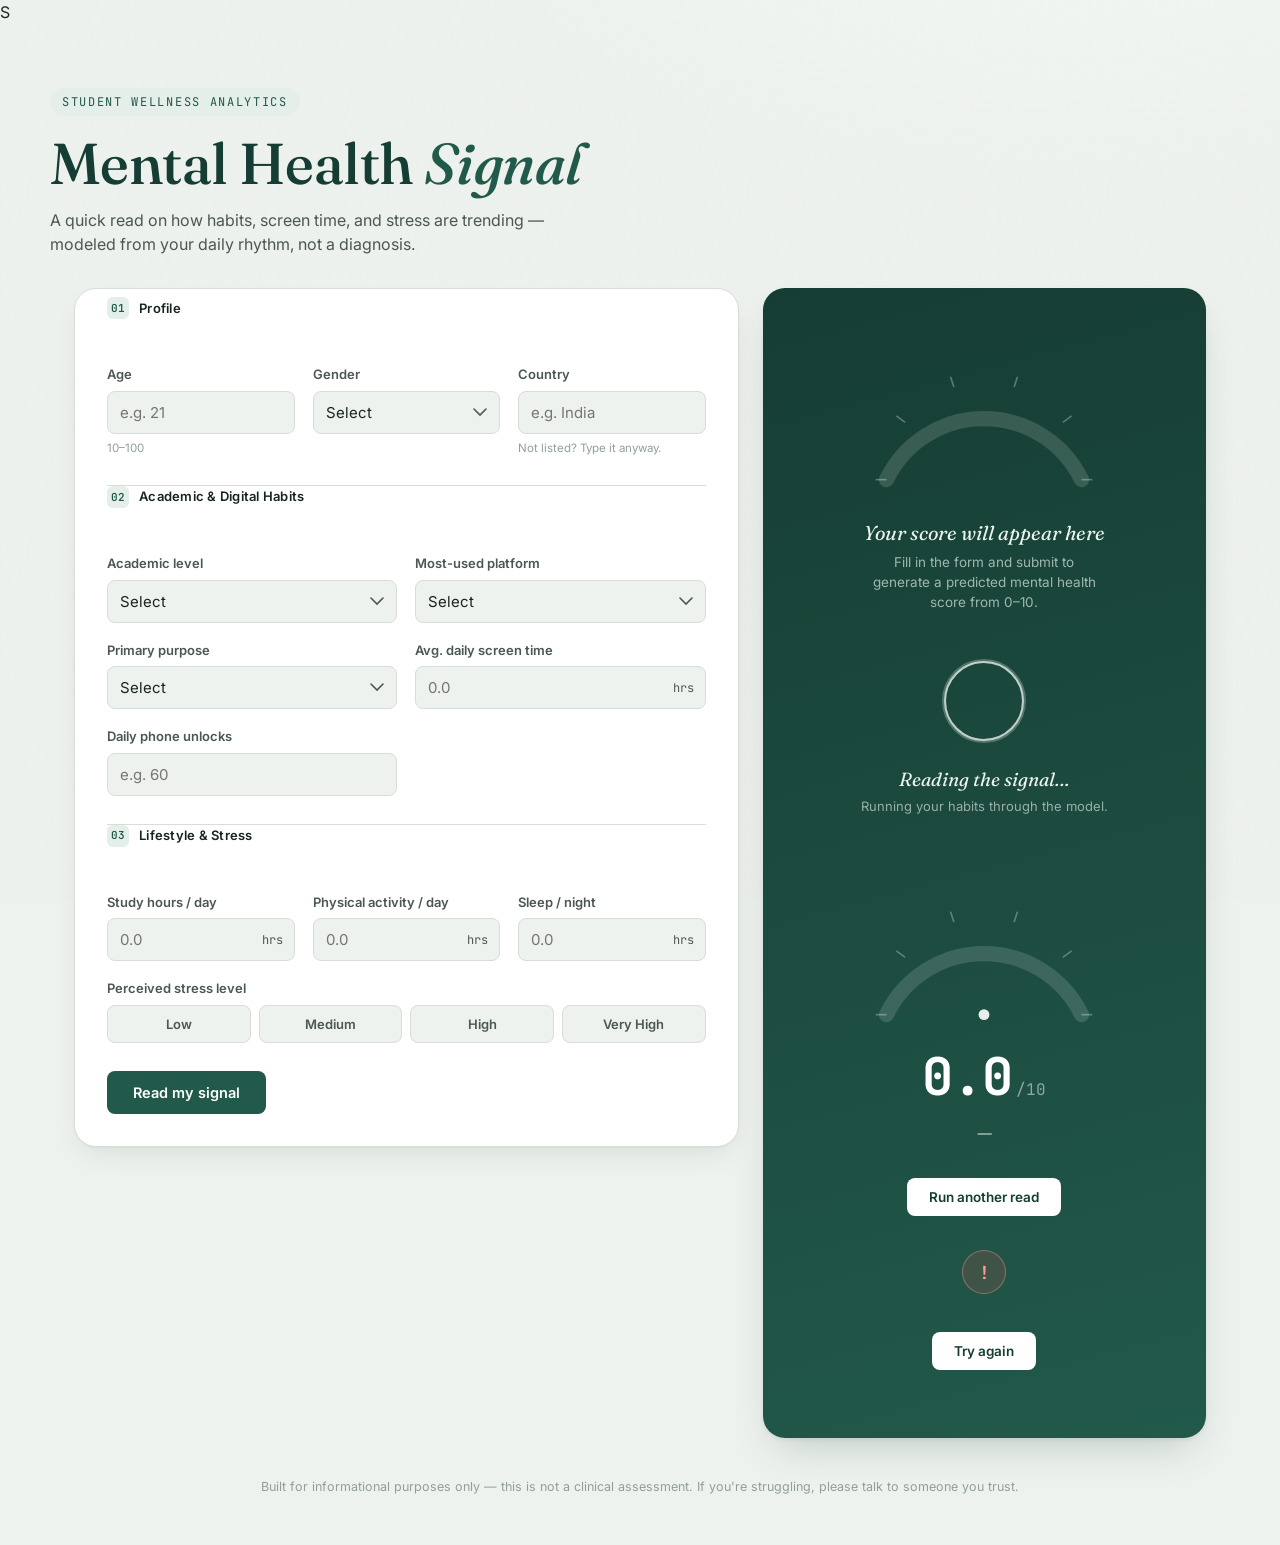
<file: index.html>
<!DOCTYPE html>
<html lang="en">
<head>
<meta charset="UTF-8" />
<meta name="viewport" content="width=device-width, initial-scale=1.0" />
<title>Mental Health Signal — Student Wellness Analytics</title>
<link rel="preconnect" href="https://fonts.googleapis.com">
<link rel="preconnect" href="https://fonts.gstatic.com" crossorigin>
<link href="https://fonts.googleapis.com/css2?family=Fraunces:ital,opsz,wght@0,9..144,400;0,9..144,500;0,9..144,600;1,9..144,500&family=Inter:wght@400;500;600;700&family=JetBrains+Mono:wght@400;500;700&display=swap" rel="stylesheet">
<link rel="stylesheet" href="style.css" />
</head>S
<body>

<div class="noise-overlay" aria-hidden="true"></div>

<header class="site-header">
  <div class="header-inner">
    <span class="eyebrow">Student Wellness Analytics</span>
    <h1 class="title">Mental Health <em>Signal</em></h1>
    <p class="subtitle">A quick read on how habits, screen time, and stress are trending — modeled from your daily rhythm, not a diagnosis.</p>
  </div>
</header>

<main class="layout">

  <!-- FORM PANEL -->
  <section class="panel form-panel" aria-labelledby="form-heading">
    <form id="predict-form" novalidate>

      <fieldset class="group">
        <legend><span class="legend-index">01</span> Profile</legend>
        <div class="grid grid-3">
          <div class="field">
            <label for="age">Age</label>
            <input type="number" id="age" name="age" min="10" max="100" step="1" required placeholder="e.g. 21" />
            <span class="hint">10–100</span>
            <span class="error-msg" data-for="age"></span>
          </div>
          <div class="field">
            <label for="gender">Gender</label>
            <select id="gender" name="gender" required>
              <option value="" disabled selected hidden>Select</option>
              <option value="Male">Male</option>
              <option value="Female">Female</option>
            </select>
            <span class="error-msg" data-for="gender"></span>
          </div>
          <div class="field">
            <label for="country">Country</label>
            <input type="text" id="country" name="country" list="country-list" required placeholder="e.g. India" autocomplete="off" />
            <datalist id="country-list">
              <option value="India"></option>
              <option value="USA"></option>
              <option value="Canada"></option>
              <option value="Australia"></option>
              <option value="UK"></option>
              <option value="Germany"></option>
              <option value="Mexico"></option>
              <option value="Turkey"></option>
              <option value="France"></option>
            </datalist>
            <span class="hint">Not listed? Type it anyway.</span>
            <span class="error-msg" data-for="country"></span>
          </div>
        </div>
      </fieldset>

      <fieldset class="group">
        <legend><span class="legend-index">02</span> Academic &amp; Digital Habits</legend>
        <div class="grid grid-2">
          <div class="field">
            <label for="academic_level">Academic level</label>
            <select id="academic_level" name="academic_level" required>
              <option value="" disabled selected hidden>Select</option>
              <option value="High School">High School</option>
              <option value="Undergraduate">Undergraduate</option>
              <option value="Graduate">Graduate</option>
            </select>
            <span class="error-msg" data-for="academic_level"></span>
          </div>
          <div class="field">
            <label for="most_used_platform">Most-used platform</label>
            <select id="most_used_platform" name="most_used_platform" required>
              <option value="" disabled selected hidden>Select</option>
              <option value="Facebook">Facebook</option>
              <option value="Instagram">Instagram</option>
              <option value="Snapchat">Snapchat</option>
              <option value="Twitter">Twitter</option>
              <option value="YouTube">YouTube</option>
              <option value="TikTok">TikTok</option>
              <option value="LinkedIn">LinkedIn</option>
              <option value="LINE">LINE</option>
              <option value="KakaoTalk">KakaoTalk</option>
              <option value="VKontakte">VKontakte</option>
              <option value="WhatsApp">WhatsApp</option>
              <option value="WeChat">WeChat</option>
            </select>
            <span class="error-msg" data-for="most_used_platform"></span>
          </div>
          <div class="field">
            <label for="purpose_of_use">Primary purpose</label>
            <select id="purpose_of_use" name="purpose_of_use" required>
              <option value="" disabled selected hidden>Select</option>
              <option value="Networking">Networking</option>
              <option value="Education">Education</option>
              <option value="Entertainment">Entertainment</option>
              <option value="News">News</option>
            </select>
            <span class="error-msg" data-for="purpose_of_use"></span>
          </div>
          <div class="field">
            <label for="avg_daily_usage_hours">Avg. daily screen time</label>
            <div class="unit-input">
              <input type="number" id="avg_daily_usage_hours" name="avg_daily_usage_hours" min="0" max="24" step="0.1" required placeholder="0.0" />
              <span class="unit">hrs</span>
            </div>
            <span class="error-msg" data-for="avg_daily_usage_hours"></span>
          </div>
          <div class="field">
            <label for="daily_unlocks">Daily phone unlocks</label>
            <input type="number" id="daily_unlocks" name="daily_unlocks" min="0" step="1" required placeholder="e.g. 60" />
            <span class="error-msg" data-for="daily_unlocks"></span>
          </div>
        </div>
      </fieldset>

      <fieldset class="group">
        <legend><span class="legend-index">03</span> Lifestyle &amp; Stress</legend>
        <div class="grid grid-3">
          <div class="field">
            <label for="study_hours">Study hours / day</label>
            <div class="unit-input">
              <input type="number" id="study_hours" name="study_hours" min="0" max="24" step="0.1" required placeholder="0.0" />
              <span class="unit">hrs</span>
            </div>
            <span class="error-msg" data-for="study_hours"></span>
          </div>
          <div class="field">
            <label for="physical_activity_hours">Physical activity / day</label>
            <div class="unit-input">
              <input type="number" id="physical_activity_hours" name="physical_activity_hours" min="0" max="24" step="0.1" required placeholder="0.0" />
              <span class="unit">hrs</span>
            </div>
            <span class="error-msg" data-for="physical_activity_hours"></span>
          </div>
          <div class="field">
            <label for="sleep_hours_per_night">Sleep / night</label>
            <div class="unit-input">
              <input type="number" id="sleep_hours_per_night" name="sleep_hours_per_night" min="0" max="24" step="0.1" required placeholder="0.0" />
              <span class="unit">hrs</span>
            </div>
            <span class="error-msg" data-for="sleep_hours_per_night"></span>
          </div>
          <div class="field field-span">
            <label for="stress_level">Perceived stress level</label>
            <div class="segmented" id="stress_level_group" data-name="stress_level">
              <button type="button" class="seg-btn" data-value="Low">Low</button>
              <button type="button" class="seg-btn" data-value="Medium">Medium</button>
              <button type="button" class="seg-btn" data-value="High">High</button>
              <button type="button" class="seg-btn" data-value="Very High">Very High</button>
            </div>
            <input type="hidden" id="stress_level" name="stress_level" required />
            <span class="error-msg" data-for="stress_level"></span>
          </div>
        </div>
      </fieldset>

      <div class="form-footer">
        <button type="submit" class="submit-btn" id="submit-btn">
          <span class="btn-label">Read my signal</span>
          <span class="btn-spinner" aria-hidden="true"></span>
        </button>
      </div>
    </form>
  </section>

  <!-- RESULT PANEL -->
  <aside class="panel result-panel" aria-live="polite">
    <div class="result-inner" id="result-inner">

      <div class="state state-idle" id="state-idle">
        <svg class="gauge gauge-idle" viewBox="0 0 240 160" aria-hidden="true">
          <path class="gauge-track" d="M 30 140 A 100 100 0 0 1 210 140" />
          <g class="gauge-ticks"></g>
        </svg>
        <p class="idle-label">Your score will appear here</p>
        <p class="idle-copy">Fill in the form and submit to generate a predicted mental health score from 0–10.</p>
      </div>

      <div class="state state-loading" id="state-loading" hidden>
        <div class="pulse-ring"></div>
        <p class="loading-label">Reading the signal…</p>
        <p class="loading-copy">Running your habits through the model.</p>
      </div>

      <div class="state state-result" id="state-result" hidden>
        <svg class="gauge gauge-result" viewBox="0 0 240 160" aria-hidden="true">
          <defs>
            <linearGradient id="gaugeGradient" x1="0%" y1="0%" x2="100%" y2="0%">
              <stop offset="0%" stop-color="#D9534F"/>
              <stop offset="45%" stop-color="#E3B341"/>
              <stop offset="100%" stop-color="#4C9A78"/>
            </linearGradient>
          </defs>
          <path class="gauge-track" d="M 30 140 A 100 100 0 0 1 210 140" />
          <path class="gauge-fill" id="gauge-fill" d="M 30 140 A 100 100 0 0 1 210 140" />
          <g class="gauge-ticks"></g>
          <circle class="gauge-needle-hub" cx="120" cy="140" r="5" />
        </svg>
        <div class="score-readout">
          <span class="score-number" id="score-number">0.0</span>
          <span class="score-max">/10</span>
        </div>
        <p class="score-band" id="score-band">—</p>
        <p class="score-context" id="score-context"></p>
        <button type="button" class="reset-btn" id="reset-btn">Run another read</button>
      </div>

      <div class="state state-error" id="state-error" hidden>
        <div class="error-icon" aria-hidden="true">!</div>
        <p class="error-copy" id="error-copy"></p>
        <button type="button" class="reset-btn" id="error-retry-btn">Try again</button>
      </div>

    </div>
  </aside>

</main>

<footer class="site-footer">
  <p>Built for informational purposes only — this is not a clinical assessment. If you're struggling, please talk to someone you trust.</p>
</footer>

<script src="script.js"></script>
</body>
</html>
</file>
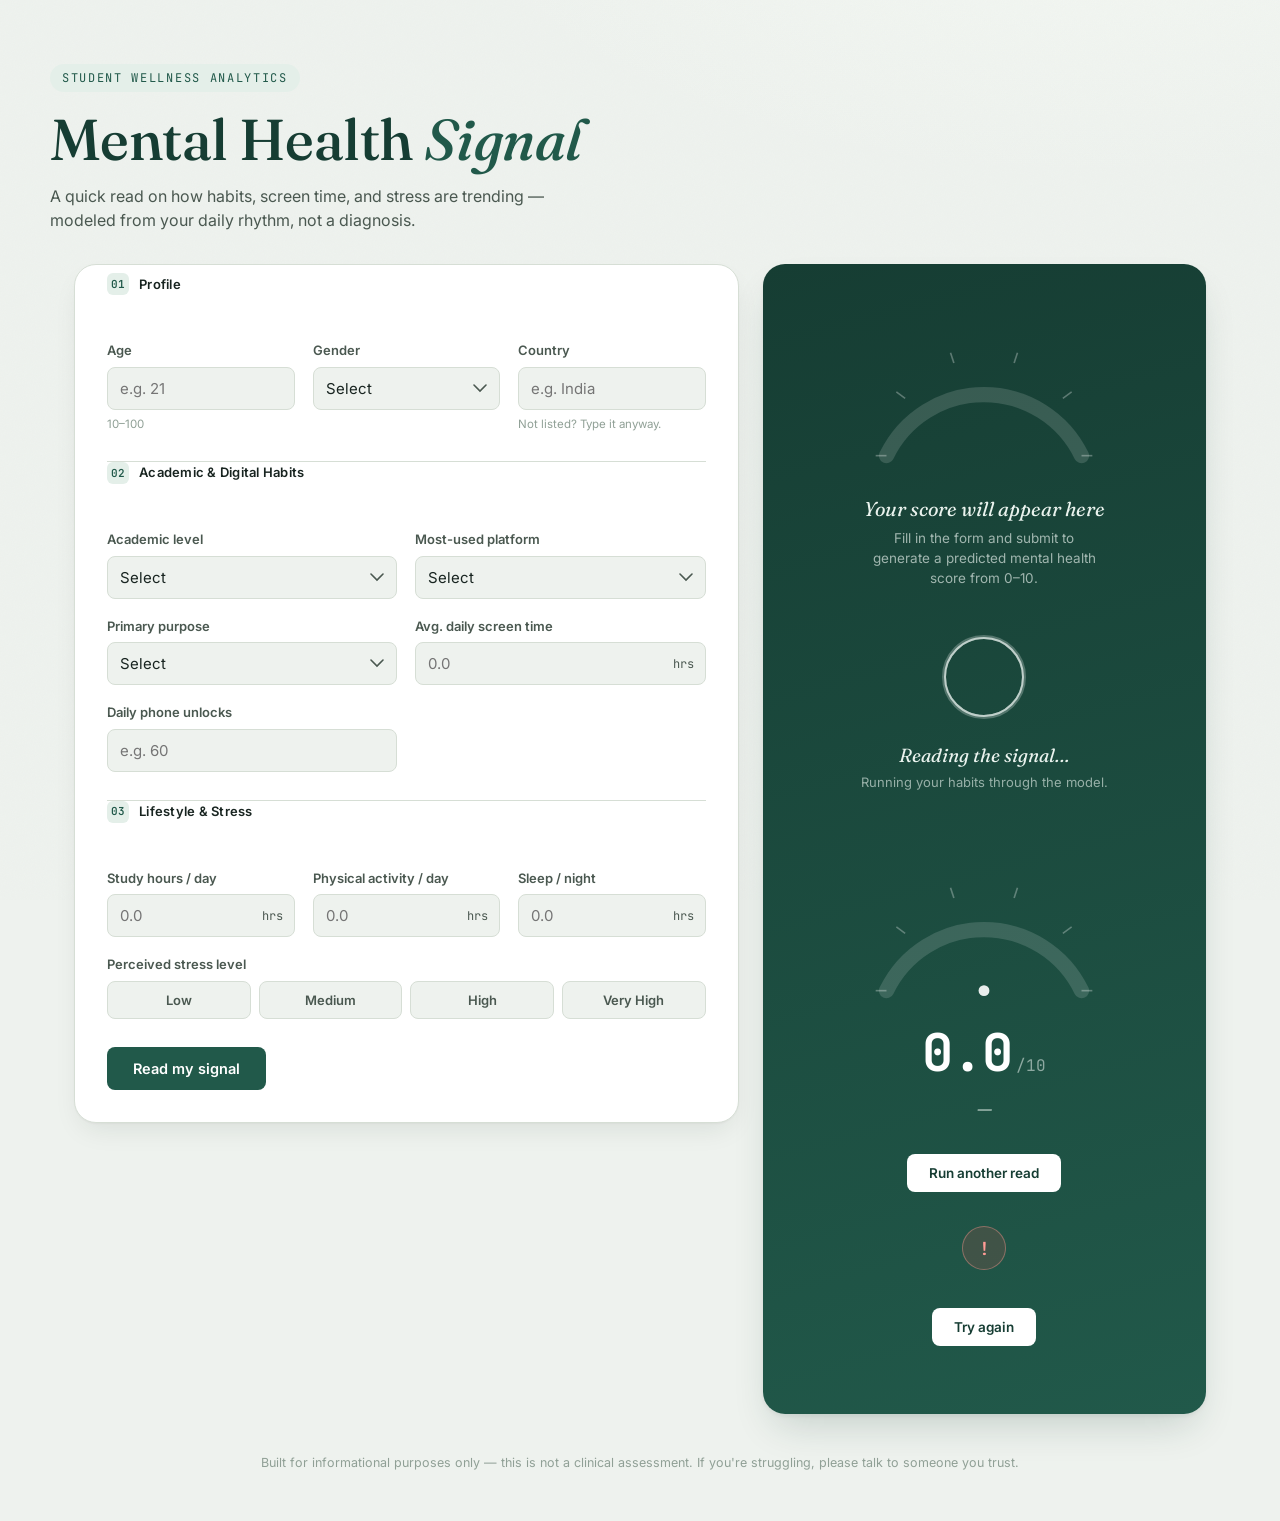
<file: Mental Health Score/index.html>
<!DOCTYPE html>
<html lang="en">
<head>
<meta charset="UTF-8" />
<meta name="viewport" content="width=device-width, initial-scale=1.0" />
<title>Mental Health Signal — Student Wellness Analytics</title>
<link rel="preconnect" href="https://fonts.googleapis.com">
<link rel="preconnect" href="https://fonts.gstatic.com" crossorigin>
<link href="https://fonts.googleapis.com/css2?family=Fraunces:ital,opsz,wght@0,9..144,400;0,9..144,500;0,9..144,600;1,9..144,500&family=Inter:wght@400;500;600;700&family=JetBrains+Mono:wght@400;500;700&display=swap" rel="stylesheet">
<link rel="stylesheet" href="style.css" />
</head>
<body>

<div class="noise-overlay" aria-hidden="true"></div>

<header class="site-header">
  <div class="header-inner">
    <span class="eyebrow">Student Wellness Analytics</span>
    <h1 class="title">Mental Health <em>Signal</em></h1>
    <p class="subtitle">A quick read on how habits, screen time, and stress are trending — modeled from your daily rhythm, not a diagnosis.</p>
  </div>
</header>

<main class="layout">

  <!-- FORM PANEL -->
  <section class="panel form-panel" aria-labelledby="form-heading">
    <form id="predict-form" novalidate>

      <fieldset class="group">
        <legend><span class="legend-index">01</span> Profile</legend>
        <div class="grid grid-3">
          <div class="field">
            <label for="age">Age</label>
            <input type="number" id="age" name="age" min="10" max="100" step="1" required placeholder="e.g. 21" />
            <span class="hint">10–100</span>
            <span class="error-msg" data-for="age"></span>
          </div>
          <div class="field">
            <label for="gender">Gender</label>
            <select id="gender" name="gender" required>
              <option value="" disabled selected hidden>Select</option>
              <option value="Male">Male</option>
              <option value="Female">Female</option>
            </select>
            <span class="error-msg" data-for="gender"></span>
          </div>
          <div class="field">
            <label for="country">Country</label>
            <input type="text" id="country" name="country" list="country-list" required placeholder="e.g. India" autocomplete="off" />
            <datalist id="country-list">
              <option value="India"></option>
              <option value="USA"></option>
              <option value="Canada"></option>
              <option value="Australia"></option>
              <option value="UK"></option>
              <option value="Germany"></option>
              <option value="Mexico"></option>
              <option value="Turkey"></option>
              <option value="France"></option>
            </datalist>
            <span class="hint">Not listed? Type it anyway.</span>
            <span class="error-msg" data-for="country"></span>
          </div>
        </div>
      </fieldset>

      <fieldset class="group">
        <legend><span class="legend-index">02</span> Academic &amp; Digital Habits</legend>
        <div class="grid grid-2">
          <div class="field">
            <label for="academic_level">Academic level</label>
            <select id="academic_level" name="academic_level" required>
              <option value="" disabled selected hidden>Select</option>
              <option value="High School">High School</option>
              <option value="Undergraduate">Undergraduate</option>
              <option value="Graduate">Graduate</option>
            </select>
            <span class="error-msg" data-for="academic_level"></span>
          </div>
          <div class="field">
            <label for="most_used_platform">Most-used platform</label>
            <select id="most_used_platform" name="most_used_platform" required>
              <option value="" disabled selected hidden>Select</option>
              <option value="Facebook">Facebook</option>
              <option value="Instagram">Instagram</option>
              <option value="Snapchat">Snapchat</option>
              <option value="Twitter">Twitter</option>
              <option value="YouTube">YouTube</option>
              <option value="TikTok">TikTok</option>
              <option value="LinkedIn">LinkedIn</option>
              <option value="LINE">LINE</option>
              <option value="KakaoTalk">KakaoTalk</option>
              <option value="VKontakte">VKontakte</option>
              <option value="WhatsApp">WhatsApp</option>
              <option value="WeChat">WeChat</option>
            </select>
            <span class="error-msg" data-for="most_used_platform"></span>
          </div>
          <div class="field">
            <label for="purpose_of_use">Primary purpose</label>
            <select id="purpose_of_use" name="purpose_of_use" required>
              <option value="" disabled selected hidden>Select</option>
              <option value="Networking">Networking</option>
              <option value="Education">Education</option>
              <option value="Entertainment">Entertainment</option>
              <option value="News">News</option>
            </select>
            <span class="error-msg" data-for="purpose_of_use"></span>
          </div>
          <div class="field">
            <label for="avg_daily_usage_hours">Avg. daily screen time</label>
            <div class="unit-input">
              <input type="number" id="avg_daily_usage_hours" name="avg_daily_usage_hours" min="0" max="24" step="0.1" required placeholder="0.0" />
              <span class="unit">hrs</span>
            </div>
            <span class="error-msg" data-for="avg_daily_usage_hours"></span>
          </div>
          <div class="field">
            <label for="daily_unlocks">Daily phone unlocks</label>
            <input type="number" id="daily_unlocks" name="daily_unlocks" min="0" step="1" required placeholder="e.g. 60" />
            <span class="error-msg" data-for="daily_unlocks"></span>
          </div>
        </div>
      </fieldset>

      <fieldset class="group">
        <legend><span class="legend-index">03</span> Lifestyle &amp; Stress</legend>
        <div class="grid grid-3">
          <div class="field">
            <label for="study_hours">Study hours / day</label>
            <div class="unit-input">
              <input type="number" id="study_hours" name="study_hours" min="0" max="24" step="0.1" required placeholder="0.0" />
              <span class="unit">hrs</span>
            </div>
            <span class="error-msg" data-for="study_hours"></span>
          </div>
          <div class="field">
            <label for="physical_activity_hours">Physical activity / day</label>
            <div class="unit-input">
              <input type="number" id="physical_activity_hours" name="physical_activity_hours" min="0" max="24" step="0.1" required placeholder="0.0" />
              <span class="unit">hrs</span>
            </div>
            <span class="error-msg" data-for="physical_activity_hours"></span>
          </div>
          <div class="field">
            <label for="sleep_hours_per_night">Sleep / night</label>
            <div class="unit-input">
              <input type="number" id="sleep_hours_per_night" name="sleep_hours_per_night" min="0" max="24" step="0.1" required placeholder="0.0" />
              <span class="unit">hrs</span>
            </div>
            <span class="error-msg" data-for="sleep_hours_per_night"></span>
          </div>
          <div class="field field-span">
            <label for="stress_level">Perceived stress level</label>
            <div class="segmented" id="stress_level_group" data-name="stress_level">
              <button type="button" class="seg-btn" data-value="Low">Low</button>
              <button type="button" class="seg-btn" data-value="Medium">Medium</button>
              <button type="button" class="seg-btn" data-value="High">High</button>
              <button type="button" class="seg-btn" data-value="Very High">Very High</button>
            </div>
            <input type="hidden" id="stress_level" name="stress_level" required />
            <span class="error-msg" data-for="stress_level"></span>
          </div>
        </div>
      </fieldset>

      <div class="form-footer">
        <button type="submit" class="submit-btn" id="submit-btn">
          <span class="btn-label">Read my signal</span>
          <span class="btn-spinner" aria-hidden="true"></span>
        </button>
      </div>
    </form>
  </section>

  <!-- RESULT PANEL -->
  <aside class="panel result-panel" aria-live="polite">
    <div class="result-inner" id="result-inner">

      <div class="state state-idle" id="state-idle">
        <svg class="gauge gauge-idle" viewBox="0 0 240 160" aria-hidden="true">
          <path class="gauge-track" d="M 30 140 A 100 100 0 0 1 210 140" />
          <g class="gauge-ticks"></g>
        </svg>
        <p class="idle-label">Your score will appear here</p>
        <p class="idle-copy">Fill in the form and submit to generate a predicted mental health score from 0–10.</p>
      </div>

      <div class="state state-loading" id="state-loading" hidden>
        <div class="pulse-ring"></div>
        <p class="loading-label">Reading the signal…</p>
        <p class="loading-copy">Running your habits through the model.</p>
      </div>

      <div class="state state-result" id="state-result" hidden>
        <svg class="gauge gauge-result" viewBox="0 0 240 160" aria-hidden="true">
          <defs>
            <linearGradient id="gaugeGradient" x1="0%" y1="0%" x2="100%" y2="0%">
              <stop offset="0%" stop-color="#D9534F"/>
              <stop offset="45%" stop-color="#E3B341"/>
              <stop offset="100%" stop-color="#4C9A78"/>
            </linearGradient>
          </defs>
          <path class="gauge-track" d="M 30 140 A 100 100 0 0 1 210 140" />
          <path class="gauge-fill" id="gauge-fill" d="M 30 140 A 100 100 0 0 1 210 140" />
          <g class="gauge-ticks"></g>
          <circle class="gauge-needle-hub" cx="120" cy="140" r="5" />
        </svg>
        <div class="score-readout">
          <span class="score-number" id="score-number">0.0</span>
          <span class="score-max">/10</span>
        </div>
        <p class="score-band" id="score-band">—</p>
        <p class="score-context" id="score-context"></p>
        <button type="button" class="reset-btn" id="reset-btn">Run another read</button>
      </div>

      <div class="state state-error" id="state-error" hidden>
        <div class="error-icon" aria-hidden="true">!</div>
        <p class="error-copy" id="error-copy"></p>
        <button type="button" class="reset-btn" id="error-retry-btn">Try again</button>
      </div>

    </div>
  </aside>

</main>

<footer class="site-footer">
  <p>Built for informational purposes only — this is not a clinical assessment. If you're struggling, please talk to someone you trust.</p>
</footer>

<script src="script.js"></script>
</body>
</html>
</file>
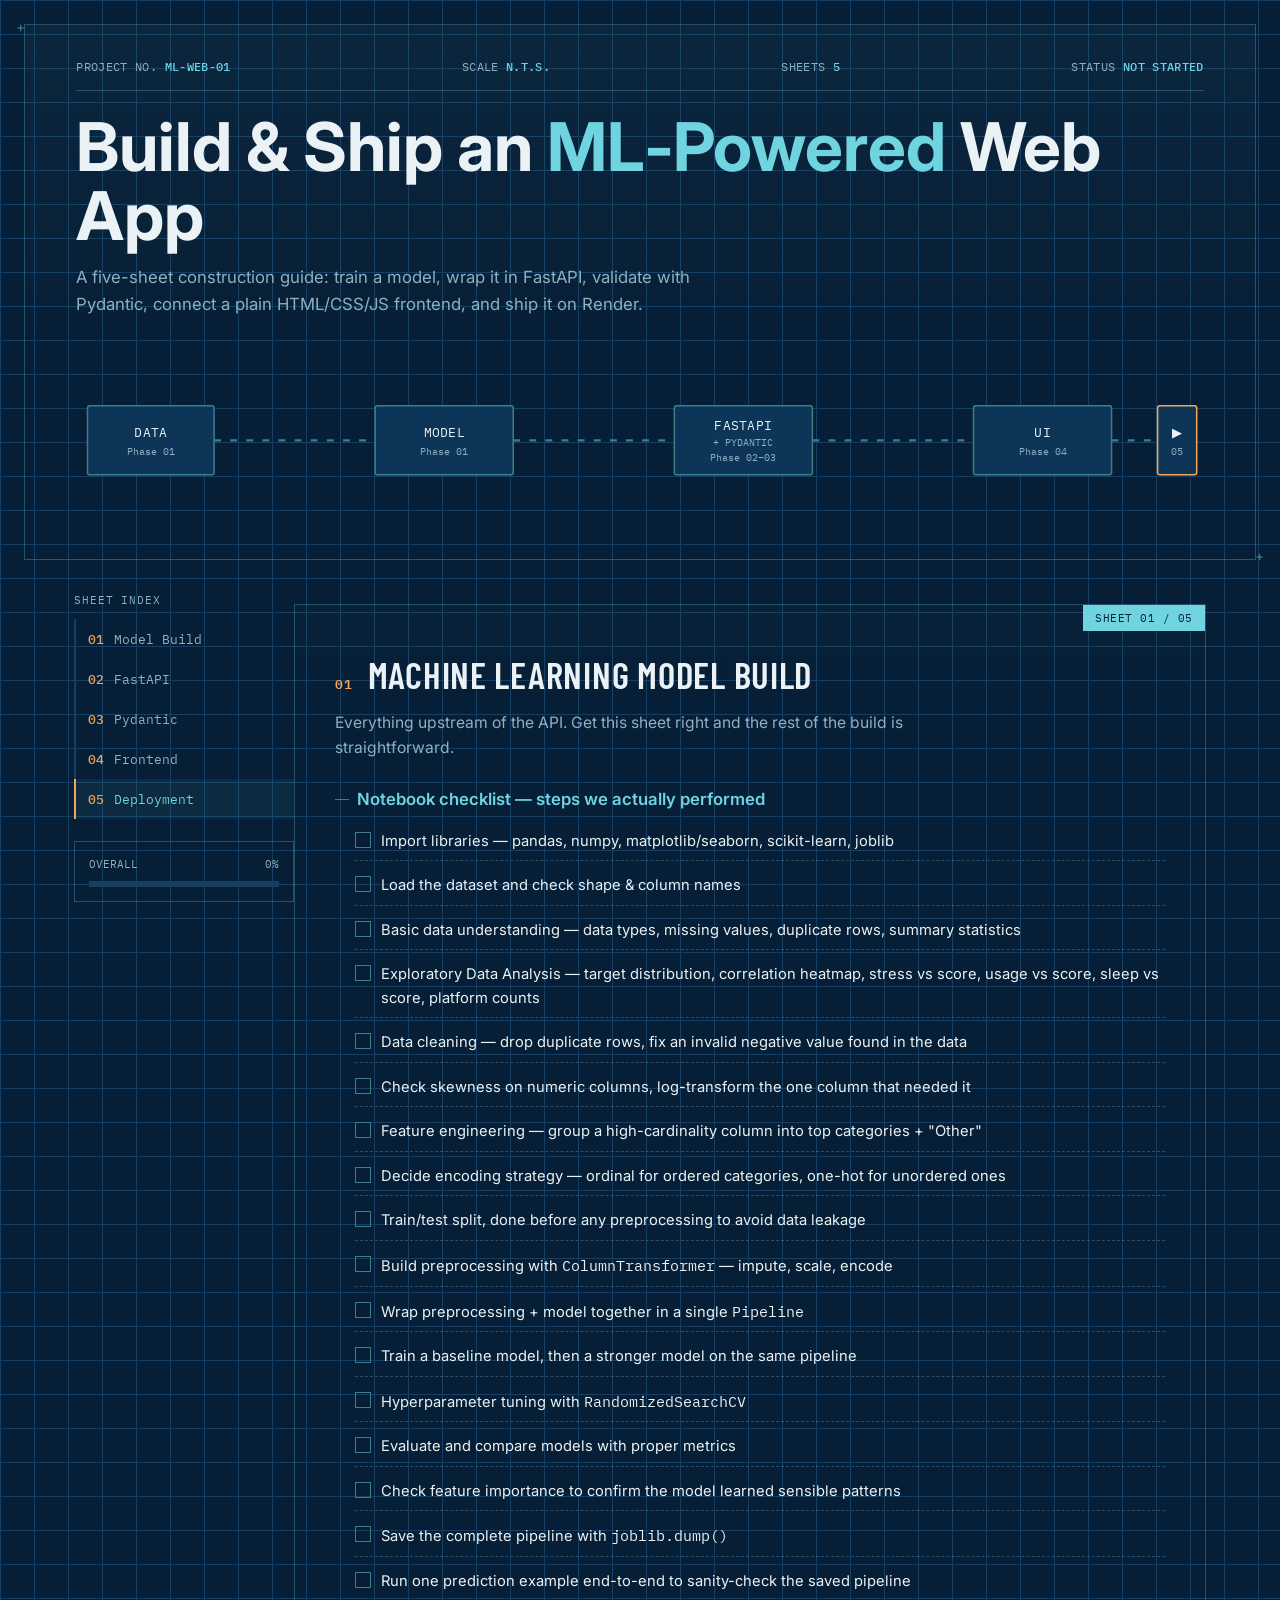
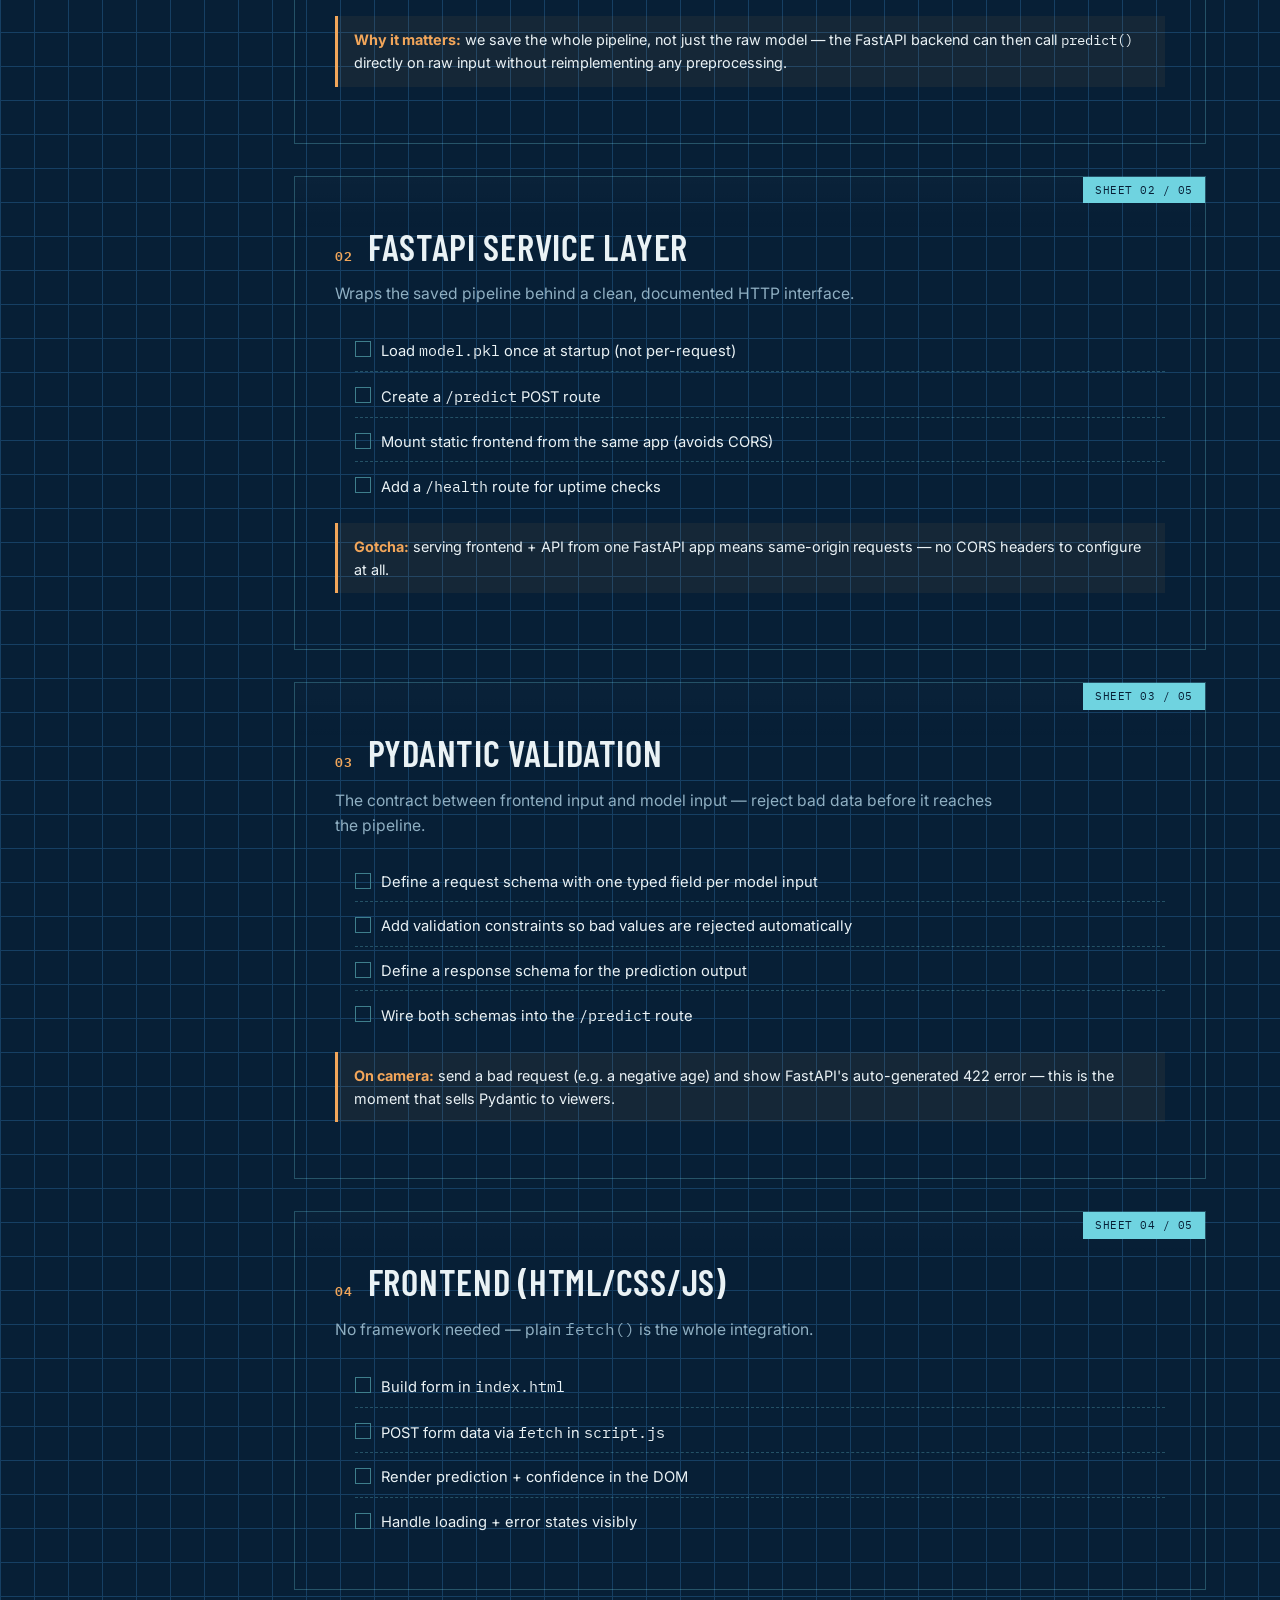
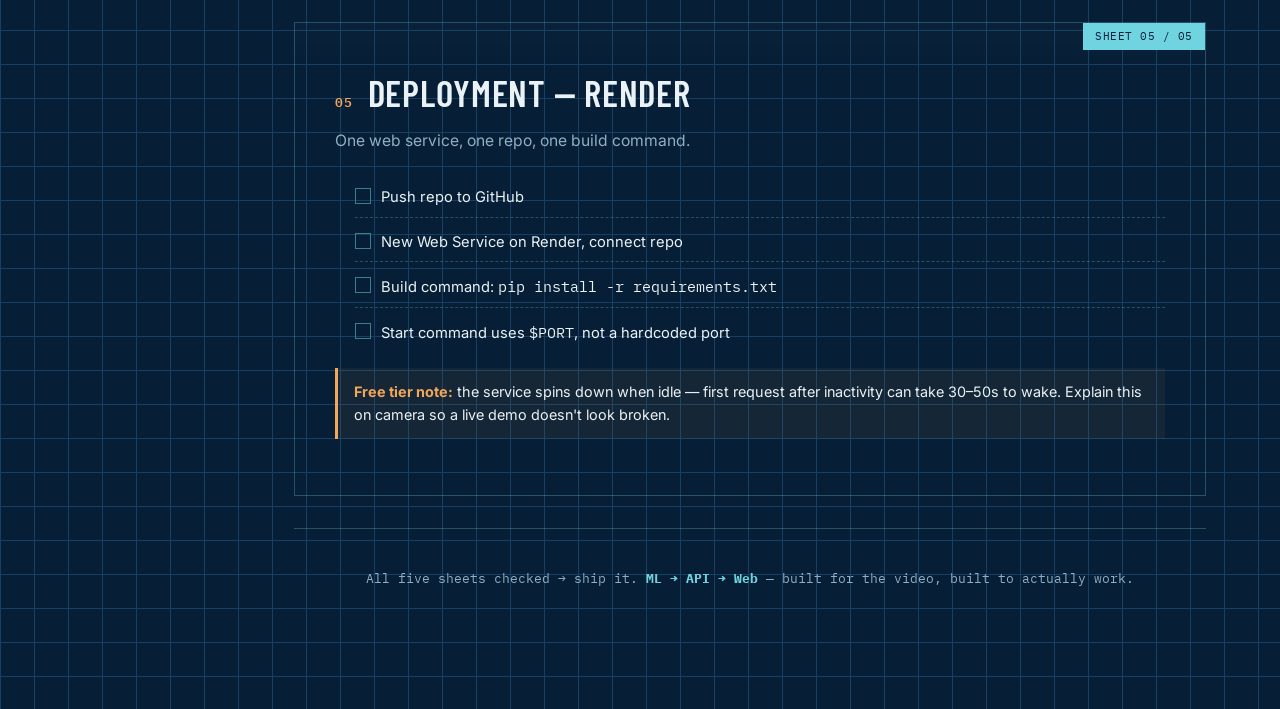
<file: Mental Health Score/ML Project.html>
<!DOCTYPE html>
<html lang="en">
<head>
<meta charset="UTF-8">
<meta name="viewport" content="width=device-width, initial-scale=1.0">
<title>ML → API → Web — Build Blueprint</title>
<link rel="preconnect" href="https://fonts.googleapis.com">
<link href="https://fonts.googleapis.com/css2?family=Barlow+Condensed:wght@500;600;700&family=Inter:wght@400;500;600&family=IBM+Plex+Mono:wght@400;500&display=swap" rel="stylesheet">
<style>
  :root{
    --navy:#0A2E4D;
    --navy-deep:#071F36;
    --grid:#163F63;
    --cyan:#6FD3E0;
    --cyan-dim:#3E7E8C;
    --paper:#EAF2F5;
    --slate:#8FAFC2;
    --amber:#F2A65A;
    --sheet:#0D3557;
    --line:rgba(111,211,224,0.28);
  }
  *{box-sizing:border-box; margin:0; padding:0;}
  html{scroll-behavior:smooth;}
  body{
    background:var(--navy-deep);
    background-image:
      linear-gradient(var(--grid) 1px, transparent 1px),
      linear-gradient(90deg, var(--grid) 1px, transparent 1px);
    background-size:34px 34px;
    color:var(--paper);
    font-family:'Inter', sans-serif;
    line-height:1.6;
  }
  ::selection{background:var(--amber); color:var(--navy-deep);}
  a{color:var(--cyan);}

  .display{font-family:'Barlow Condensed', sans-serif; text-transform:uppercase; letter-spacing:0.04em;}
  code, .mono{font-family:'IBM Plex Mono', monospace;}

  /* ===== Title block / hero ===== */
  .titleblock{
    border:1px solid var(--line);
    margin:24px;
    padding:32px clamp(20px,4vw,56px);
    position:relative;
    background:linear-gradient(180deg, rgba(111,211,224,0.04), transparent 60%);
  }
  .titleblock::before, .titleblock::after{
    content:'+'; position:absolute; color:var(--cyan-dim); font-size:14px;
  }
  .titleblock::before{top:-9px; left:-9px;}
  .titleblock::after{bottom:-9px; right:-9px;}
  .stamp-row{
    display:flex; justify-content:space-between; flex-wrap:wrap; gap:12px;
    font-family:'IBM Plex Mono', monospace; font-size:12px; color:var(--slate);
    border-bottom:1px solid var(--line); padding-bottom:14px; margin-bottom:22px;
    letter-spacing:0.03em;
  }
  .stamp-row span b{color:var(--cyan); font-weight:500;}
  h1.proj-title{
    font-size:clamp(2.2rem, 5.5vw, 4.2rem);
    line-height:1.02; font-weight:700; color:var(--paper);
  }
  h1.proj-title em{color:var(--cyan); font-style:normal;}
  .proj-sub{color:var(--slate); font-size:1.05rem; margin-top:14px; max-width:640px;}

  /* ===== schematic pipeline ===== */
  .schematic{margin-top:36px; overflow-x:auto;}
  .schematic svg{width:100%; min-width:560px; height:auto; display:block;}
  .flow-line{stroke:var(--cyan-dim); stroke-width:2; fill:none; stroke-dasharray:6 8;
    animation:flow 1.6s linear infinite;}
  @keyframes flow{to{stroke-dashoffset:-56;}}
  .node-box{fill:var(--sheet); stroke:var(--cyan-dim); stroke-width:1.3;}
  .node-box.active{stroke:var(--amber);}
  .node-label{font-family:'IBM Plex Mono', monospace; font-size:11px; fill:var(--paper); letter-spacing:0.02em;}
  .node-sub{font-family:'IBM Plex Mono', monospace; font-size:9px; fill:var(--slate);}

  /* ===== layout ===== */
  .layout{display:grid; grid-template-columns:220px 1fr; gap:0; max-width:1180px; margin:0 auto; padding:0 24px 80px;}
  @media (max-width:860px){ .layout{grid-template-columns:1fr;} }

  /* sidebar */
  .sidebar{position:sticky; top:20px; align-self:start; height:fit-content; padding-top:8px;}
  @media (max-width:860px){
    .sidebar{position:relative; top:0; display:flex; overflow-x:auto; gap:8px; padding:12px 0; margin-bottom:8px;}
  }
  .sheet-index{font-family:'IBM Plex Mono', monospace; font-size:11px; color:var(--slate); text-transform:uppercase; letter-spacing:0.08em; margin-bottom:10px;}
  .nav-item{
    display:flex; align-items:center; gap:10px;
    padding:10px 12px; border-left:2px solid var(--grid);
    font-family:'IBM Plex Mono', monospace; font-size:12.5px; color:var(--slate);
    cursor:pointer; text-decoration:none; transition:.15s;
    white-space:nowrap;
  }
  .nav-item:hover{color:var(--paper); border-left-color:var(--cyan-dim);}
  .nav-item.active{color:var(--cyan); border-left-color:var(--amber); background:rgba(111,211,224,0.06);}
  .nav-item .num{color:var(--amber); font-weight:500;}
  .progress-wrap{margin-top:22px; padding:14px; border:1px solid var(--line);}
  .progress-wrap .label{font-family:'IBM Plex Mono', monospace; font-size:10.5px; color:var(--slate); display:flex; justify-content:space-between; margin-bottom:8px;}
  .progress-bar{height:6px; background:var(--grid); position:relative; overflow:hidden;}
  .progress-fill{height:100%; background:var(--amber); width:0%; transition:width .35s ease;}

  /* main sheets */
  .sheet{
    border:1px solid var(--line); margin:20px 0 32px; padding:clamp(20px,3.5vw,40px);
    position:relative; scroll-margin-top:20px;
    background:linear-gradient(180deg, rgba(255,255,255,0.015), transparent 12%);
  }
  .sheet-corner{
    position:absolute; top:0; right:0; font-family:'IBM Plex Mono', monospace;
    font-size:10.5px; color:var(--navy-deep); background:var(--cyan);
    padding:5px 12px; letter-spacing:0.05em;
  }
  .sheet h2{
    font-family:'Barlow Condensed', sans-serif; text-transform:uppercase; letter-spacing:0.02em;
    font-size:clamp(1.6rem,3vw,2.3rem); color:var(--paper); font-weight:600;
    display:flex; align-items:baseline; gap:14px; margin-bottom:6px;
  }
  .sheet h2 .tag{font-family:'IBM Plex Mono',monospace; font-size:13px; color:var(--amber); letter-spacing:0.1em;}
  .sheet .deck{color:var(--slate); font-size:.98rem; margin-bottom:26px; max-width:680px;}
  .sheet h3{font-size:1.05rem; color:var(--cyan); font-weight:600; margin:26px 0 10px; display:flex; align-items:center; gap:8px;}
  .sheet h3::before{content:''; width:14px; height:1px; background:var(--cyan-dim); display:inline-block;}
  .sheet p{color:var(--paper); font-size:.95rem; margin-bottom:10px; max-width:700px;}
  .sheet ul{margin:8px 0 8px 20px; color:var(--paper); font-size:.94rem;}
  .sheet ul li{margin-bottom:6px;}
  .sheet ul li b{color:var(--cyan);}

  /* checklist */
  .checklist{list-style:none; margin:12px 0 4px; padding:0;}
  .checklist li{
    display:flex; align-items:flex-start; gap:10px; padding:7px 0;
    border-bottom:1px dashed var(--line); font-size:.92rem;
  }
  .checklist li:last-child{border-bottom:none;}
  .checklist input[type=checkbox]{
    appearance:none; width:16px; height:16px; min-width:16px; margin-top:2px;
    border:1px solid var(--cyan-dim); background:transparent; cursor:pointer; position:relative;
  }
  .checklist input[type=checkbox]:checked{background:var(--amber); border-color:var(--amber);}
  .checklist input[type=checkbox]:checked::after{
    content:'✓'; position:absolute; top:-3px; left:2px; font-size:12px; color:var(--navy-deep);
  }
  .checklist label{cursor:pointer;}
  .checklist li.done label{color:var(--slate); text-decoration:line-through;}

  /* code blocks */
  .code-wrap{position:relative; margin:14px 0 18px;}
  pre{
    background:var(--navy-deep); border:1px solid var(--line); padding:16px 18px;
    overflow-x:auto; font-size:.83rem; color:#CFE9EE; border-left:3px solid var(--cyan-dim);
  }
  .copy-btn{
    position:absolute; top:8px; right:8px; font-family:'IBM Plex Mono',monospace; font-size:10.5px;
    background:var(--sheet); color:var(--slate); border:1px solid var(--line);
    padding:4px 9px; cursor:pointer; letter-spacing:.04em; transition:.15s;
  }
  .copy-btn:hover{color:var(--cyan); border-color:var(--cyan-dim);}
  .copy-btn.copied{color:var(--amber); border-color:var(--amber);}

  /* accordion */
  .accordion{border:1px solid var(--line); margin:14px 0;}
  .accordion-head{
    display:flex; justify-content:space-between; align-items:center; cursor:pointer;
    padding:12px 16px; font-family:'IBM Plex Mono', monospace; font-size:.85rem; color:var(--cyan);
    user-select:none;
  }
  .accordion-head .plus{color:var(--amber); transition:transform .2s;}
  .accordion.open .plus{transform:rotate(45deg);}
  .accordion-body{max-height:0; overflow:hidden; transition:max-height .3s ease; padding:0 16px;}
  .accordion.open .accordion-body{padding:4px 16px 16px;}

  /* tabs */
  .tabs{display:flex; gap:4px; margin:16px 0 0; flex-wrap:wrap;}
  .tab-btn{
    font-family:'IBM Plex Mono',monospace; font-size:.78rem; padding:8px 14px;
    background:var(--sheet); color:var(--slate); border:1px solid var(--line); cursor:pointer;
  }
  .tab-btn.active{color:var(--navy-deep); background:var(--cyan); border-color:var(--cyan);}
  .tab-panel{display:none; border:1px solid var(--line); border-top:none; padding:16px;}
  .tab-panel.active{display:block;}

  .callout{
    border-left:3px solid var(--amber); background:rgba(242,166,90,0.06);
    padding:12px 16px; margin:16px 0; font-size:.9rem; color:var(--paper);
  }
  .callout b{color:var(--amber);}

  footer{
    text-align:center; padding:40px 24px; color:var(--slate); font-family:'IBM Plex Mono', monospace;
    font-size:.8rem; border-top:1px solid var(--line); margin-top:20px;
  }
  footer b{color:var(--cyan);}
</style>
</head>
<body>

<div class="titleblock">
  <div class="stamp-row">
    <span>PROJECT NO. <b>ML-WEB-01</b></span>
    <span>SCALE <b>N.T.S.</b></span>
    <span>SHEETS <b id="sheetCountLabel">5</b></span>
    <span>STATUS <b id="statusStamp">IN PROGRESS</b></span>
  </div>
  <h1 class="proj-title">Build &amp; Ship an <em>ML‑Powered</em> Web App</h1>
  <p class="proj-sub">A five-sheet construction guide: train a model, wrap it in FastAPI, validate with Pydantic, connect a plain HTML/CSS/JS frontend, and ship it on Render.</p>

  <div class="schematic">
    <svg viewBox="0 0 980 150" id="pipelineSvg">
      <!-- connecting lines -->
      <path class="flow-line" d="M120,75 L260,75"></path>
      <path class="flow-line" d="M380,75 L520,75"></path>
      <path class="flow-line" d="M640,75 L780,75"></path>
      <path class="flow-line" d="M900,75 L940,75"></path>
      <!-- nodes -->
      <g id="node-0"><rect class="node-box" x="10" y="45" width="110" height="60" rx="2"></rect>
        <text class="node-label" x="65" y="72" text-anchor="middle">DATA</text>
        <text class="node-sub" x="65" y="88" text-anchor="middle">Phase 01</text></g>
      <g id="node-1"><rect class="node-box" x="260" y="45" width="120" height="60" rx="2"></rect>
        <text class="node-label" x="320" y="72" text-anchor="middle">MODEL</text>
        <text class="node-sub" x="320" y="88" text-anchor="middle">Phase 01</text></g>
      <g id="node-2"><rect class="node-box" x="520" y="45" width="120" height="60" rx="2"></rect>
        <text class="node-label" x="580" y="66" text-anchor="middle">FASTAPI</text>
        <text class="node-sub" x="580" y="80" text-anchor="middle">+ PYDANTIC</text>
        <text class="node-sub" x="580" y="93" text-anchor="middle">Phase 02–03</text></g>
      <g id="node-3"><rect class="node-box" x="780" y="45" width="120" height="60" rx="2"></rect>
        <text class="node-label" x="840" y="72" text-anchor="middle">UI</text>
        <text class="node-sub" x="840" y="88" text-anchor="middle">Phase 04</text></g>
      <g id="node-4"><rect class="node-box" x="940" y="45" width="34" height="60" rx="2"></rect>
        <text class="node-label" x="957" y="72" text-anchor="middle" font-size="9">▶</text>
        <text class="node-sub" x="957" y="88" text-anchor="middle">05</text></g>
    </svg>
  </div>
</div>

<div class="layout">
  <aside class="sidebar">
    <div class="sheet-index">Sheet Index</div>
    <a class="nav-item" data-target="phase1"><span class="num">01</span> Model Build</a>
    <a class="nav-item" data-target="phase2"><span class="num">02</span> FastAPI</a>
    <a class="nav-item" data-target="phase3"><span class="num">03</span> Pydantic</a>
    <a class="nav-item" data-target="phase4"><span class="num">04</span> Frontend</a>
    <a class="nav-item" data-target="phase5"><span class="num">05</span> Deployment</a>

    <div class="progress-wrap">
      <div class="label"><span>OVERALL</span><span id="overallPct">0%</span></div>
      <div class="progress-bar"><div class="progress-fill" id="overallFill"></div></div>
    </div>
  </aside>

  <main>

    <!-- PHASE 1 -->
    <section class="sheet" id="phase1">
      <div class="sheet-corner">SHEET 01 / 05</div>
      <h2><span class="tag">01</span> Machine Learning Model Build</h2>
      <p class="deck">Everything upstream of the API. Get this sheet right and the rest of the build is straightforward.</p>

      <h3>Notebook checklist — steps we actually performed</h3>
      <ul class="checklist" data-phase="1">
        <li><input type="checkbox" id="c1-1"><label for="c1-1">Import libraries — pandas, numpy, matplotlib/seaborn, scikit-learn, joblib</label></li>
        <li><input type="checkbox" id="c1-2"><label for="c1-2">Load the dataset and check shape &amp; column names</label></li>
        <li><input type="checkbox" id="c1-3"><label for="c1-3">Basic data understanding — data types, missing values, duplicate rows, summary statistics</label></li>
        <li><input type="checkbox" id="c1-4"><label for="c1-4">Exploratory Data Analysis — target distribution, correlation heatmap, stress vs score, usage vs score, sleep vs score, platform counts</label></li>
        <li><input type="checkbox" id="c1-5"><label for="c1-5">Data cleaning — drop duplicate rows, fix an invalid negative value found in the data</label></li>
        <li><input type="checkbox" id="c1-6"><label for="c1-6">Check skewness on numeric columns, log-transform the one column that needed it</label></li>
        <li><input type="checkbox" id="c1-7"><label for="c1-7">Feature engineering — group a high-cardinality column into top categories + "Other"</label></li>
        <li><input type="checkbox" id="c1-8"><label for="c1-8">Decide encoding strategy — ordinal for ordered categories, one-hot for unordered ones</label></li>
        <li><input type="checkbox" id="c1-9"><label for="c1-9">Train/test split, done before any preprocessing to avoid data leakage</label></li>
        <li><input type="checkbox" id="c1-10"><label for="c1-10">Build preprocessing with <code>ColumnTransformer</code> — impute, scale, encode</label></li>
        <li><input type="checkbox" id="c1-11"><label for="c1-11">Wrap preprocessing + model together in a single <code>Pipeline</code></label></li>
        <li><input type="checkbox" id="c1-12"><label for="c1-12">Train a baseline model, then a stronger model on the same pipeline</label></li>
        <li><input type="checkbox" id="c1-13"><label for="c1-13">Hyperparameter tuning with <code>RandomizedSearchCV</code></label></li>
        <li><input type="checkbox" id="c1-14"><label for="c1-14">Evaluate and compare models with proper metrics</label></li>
        <li><input type="checkbox" id="c1-15"><label for="c1-15">Check feature importance to confirm the model learned sensible patterns</label></li>
        <li><input type="checkbox" id="c1-16"><label for="c1-16">Save the complete pipeline with <code>joblib.dump()</code></label></li>
        <li><input type="checkbox" id="c1-17"><label for="c1-17">Run one prediction example end-to-end to sanity-check the saved pipeline</label></li>
      </ul>

      <div class="callout"><b>Why it matters:</b> we save the whole pipeline, not just the raw model — the FastAPI backend can then call <code>predict()</code> directly on raw input without reimplementing any preprocessing.</div>
    </section>

    <!-- PHASE 2 -->
    <section class="sheet" id="phase2">
      <div class="sheet-corner">SHEET 02 / 05</div>
      <h2><span class="tag">02</span> FastAPI Service Layer</h2>
      <p class="deck">Wraps the saved pipeline behind a clean, documented HTTP interface.</p>

      <ul class="checklist" data-phase="2">
        <li><input type="checkbox" id="c2-1"><label for="c2-1">Load <code>model.pkl</code> once at startup (not per-request)</label></li>
        <li><input type="checkbox" id="c2-2"><label for="c2-2">Create a <code>/predict</code> POST route</label></li>
        <li><input type="checkbox" id="c2-3"><label for="c2-3">Mount static frontend from the same app (avoids CORS)</label></li>
        <li><input type="checkbox" id="c2-4"><label for="c2-4">Add a <code>/health</code> route for uptime checks</label></li>
      </ul>

      <div class="callout"><b>Gotcha:</b> serving frontend + API from one FastAPI app means same-origin requests — no CORS headers to configure at all.</div>
    </section>

    <!-- PHASE 3 -->
    <section class="sheet" id="phase3">
      <div class="sheet-corner">SHEET 03 / 05</div>
      <h2><span class="tag">03</span> Pydantic Validation</h2>
      <p class="deck">The contract between frontend input and model input — reject bad data before it reaches the pipeline.</p>

      <ul class="checklist" data-phase="3">
        <li><input type="checkbox" id="c3-1"><label for="c3-1">Define a request schema with one typed field per model input</label></li>
        <li><input type="checkbox" id="c3-2"><label for="c3-2">Add validation constraints so bad values are rejected automatically</label></li>
        <li><input type="checkbox" id="c3-3"><label for="c3-3">Define a response schema for the prediction output</label></li>
        <li><input type="checkbox" id="c3-4"><label for="c3-4">Wire both schemas into the <code>/predict</code> route</label></li>
      </ul>

      <div class="callout"><b>On camera:</b> send a bad request (e.g. a negative age) and show FastAPI's auto-generated 422 error — this is the moment that sells Pydantic to viewers.</div>
    </section>

    <!-- PHASE 4 -->
    <section class="sheet" id="phase4">
      <div class="sheet-corner">SHEET 04 / 05</div>
      <h2><span class="tag">04</span> Frontend (HTML/CSS/JS)</h2>
      <p class="deck">No framework needed — plain <code>fetch()</code> is the whole integration.</p>

      <ul class="checklist" data-phase="4">
        <li><input type="checkbox" id="c4-1"><label for="c4-1">Build form in <code>index.html</code></label></li>
        <li><input type="checkbox" id="c4-2"><label for="c4-2">POST form data via <code>fetch</code> in <code>script.js</code></label></li>
        <li><input type="checkbox" id="c4-3"><label for="c4-3">Render prediction + confidence in the DOM</label></li>
        <li><input type="checkbox" id="c4-4"><label for="c4-4">Handle loading + error states visibly</label></li>
      </ul>

    </section>

    <!-- PHASE 5 -->
    <section class="sheet" id="phase5">
      <div class="sheet-corner">SHEET 05 / 05</div>
      <h2><span class="tag">05</span> Deployment — Render</h2>
      <p class="deck">One web service, one repo, one build command.</p>

      <ul class="checklist" data-phase="5">
        <li><input type="checkbox" id="c5-1"><label for="c5-1">Push repo to GitHub</label></li>
        <li><input type="checkbox" id="c5-2"><label for="c5-2">New Web Service on Render, connect repo</label></li>
        <li><input type="checkbox" id="c5-3"><label for="c5-3">Build command: <code>pip install -r requirements.txt</code></label></li>
        <li><input type="checkbox" id="c5-4"><label for="c5-4">Start command uses <code>$PORT</code>, not a hardcoded port</label></li>
      </ul>

      <div class="callout"><b>Free tier note:</b> the service spins down when idle — first request after inactivity can take 30–50s to wake. Explain this on camera so a live demo doesn't look broken.</div>
    </section>

    <footer>
      All five sheets checked → ship it. <b>ML → API → Web</b> — built for the video, built to actually work.
    </footer>
  </main>
</div>

<script>
(function(){
  // ---- checklist state + progress ----
  const phases = {1:8, 2:4, 3:0, 4:4, 5:4}; // item counts per phase (phase3 has none, counted via itself if added later)
  const allBoxes = Array.from(document.querySelectorAll('.checklist input[type=checkbox]'));

  function updateProgress(){
    const total = allBoxes.length;
    const checked = allBoxes.filter(b => b.checked).length;
    const pct = total ? Math.round((checked/total)*100) : 0;
    document.getElementById('overallPct').textContent = pct + '%';
    document.getElementById('overallFill').style.width = pct + '%';
    document.getElementById('statusStamp').textContent = pct === 100 ? 'COMPLETE' : (pct === 0 ? 'NOT STARTED' : 'IN PROGRESS');
  }

  allBoxes.forEach(box => {
    box.addEventListener('change', () => {
      box.closest('li').classList.toggle('done', box.checked);
      updateProgress();
    });
  });
  updateProgress();

  // ---- copy buttons ----
  document.querySelectorAll('.copy-btn').forEach(btn => {
    btn.addEventListener('click', () => {
      const pre = btn.nextElementSibling;
      navigator.clipboard.writeText(pre.textContent).then(() => {
        btn.textContent = 'COPIED';
        btn.classList.add('copied');
        setTimeout(() => { btn.textContent = 'COPY'; btn.classList.remove('copied'); }, 1400);
      });
    });
  });

  // ---- accordion ----
  document.querySelectorAll('.accordion-head').forEach(head => {
    head.addEventListener('click', () => {
      const acc = head.parentElement;
      const body = acc.querySelector('.accordion-body');
      const isOpen = acc.classList.toggle('open');
      body.style.maxHeight = isOpen ? body.scrollHeight + 'px' : '0px';
    });
  });

  // ---- tabs ----
  document.querySelectorAll('[data-tabgroup]').forEach(group => {
    const buttons = group.querySelectorAll('.tab-btn');
    buttons.forEach(btn => {
      btn.addEventListener('click', () => {
        buttons.forEach(b => b.classList.remove('active'));
        btn.classList.add('active');
        const panels = group.parentElement.querySelectorAll('.tab-panel');
        panels.forEach(p => p.classList.toggle('active', p.dataset.panel === btn.dataset.tab));
      });
    });
  });

  // ---- sidebar nav + scroll spy ----
  const navItems = document.querySelectorAll('.nav-item');
  const sections = Array.from(navItems).map(n => document.getElementById(n.dataset.target));

  navItems.forEach(item => {
    item.addEventListener('click', (e) => {
      e.preventDefault();
      document.getElementById(item.dataset.target).scrollIntoView({behavior:'smooth', block:'start'});
    });
  });

  const observer = new IntersectionObserver((entries) => {
    entries.forEach(entry => {
      if (entry.isIntersecting){
        navItems.forEach(n => n.classList.toggle('active', n.dataset.target === entry.target.id));
        const idx = sections.findIndex(s => s.id === entry.target.id);
        document.querySelectorAll('.node-box').forEach(nb => nb.classList.remove('active'));
        const node = document.getElementById('node-' + Math.min(idx, 4));
        if (node) node.querySelector('.node-box').classList.add('active');
      }
    });
  }, {rootMargin: '-40% 0px -50% 0px'});

  sections.forEach(s => s && observer.observe(s));
})();
</script>

</body>
</html>
</file>
<file: style.css>
/* =========================================================
   TOKENS
   ========================================================= */
:root {
  --ink:        #182420;
  --ink-soft:   #4A5850;
  --paper:      #EEF2EE;
  --paper-deep: #E2E8E1;
  --surface:    #FFFFFF;
  --line:       #D6DED5;

  --pine:       #21594A;
  --pine-deep:  #163D33;
  --pine-tint:  #E4EFE9;

  --amber:      #E3B341;
  --coral:      #D9534F;
  --sage:       #4C9A78;

  --font-display: 'Fraunces', Georgia, serif;
  --font-body:    'Inter', -apple-system, sans-serif;
  --font-mono:    'JetBrains Mono', 'SFMono-Regular', monospace;

  --radius-sm: 8px;
  --radius-md: 14px;
  --radius-lg: 22px;

  --shadow-card: 0 1px 2px rgba(24,36,32,0.04), 0 12px 28px -8px rgba(24,36,32,0.10);
  --shadow-lift: 0 2px 4px rgba(24,36,32,0.06), 0 20px 40px -12px rgba(22,61,51,0.20);
}

* { box-sizing: border-box; }

html { -webkit-font-smoothing: antialiased; }

body {
  margin: 0;
  background:
    radial-gradient(1200px 600px at 85% -10%, #F4F8F3 0%, transparent 55%),
    var(--paper);
  color: var(--ink);
  font-family: var(--font-body);
  line-height: 1.5;
  position: relative;
}

.noise-overlay {
  position: fixed;
  inset: 0;
  pointer-events: none;
  z-index: 0;
  opacity: 0.025;
  background-image: url("data:image/svg+xml,%3Csvg xmlns='http://www.w3.org/2000/svg' width='90' height='90'%3E%3Cfilter id='n'%3E%3CfeTurbulence type='fractalNoise' baseFrequency='0.9' numOctaves='2' stitchTiles='stitch'/%3E%3C/filter%3E%3Crect width='100%25' height='100%25' filter='url(%23n)'/%3E%3C/svg%3E");
}

/* =========================================================
   HEADER
   ========================================================= */
.site-header {
  padding: 64px 24px 32px;
  position: relative;
  z-index: 1;
}

.header-inner {
  max-width: 1180px;
  margin: 0 auto;
}

.eyebrow {
  display: inline-block;
  font-family: var(--font-mono);
  font-size: 12px;
  letter-spacing: 0.14em;
  text-transform: uppercase;
  color: var(--pine);
  background: var(--pine-tint);
  padding: 5px 12px;
  border-radius: 100px;
  margin-bottom: 18px;
}

.title {
  font-family: var(--font-display);
  font-weight: 500;
  font-size: clamp(2.4rem, 5vw, 3.6rem);
  line-height: 1.05;
  margin: 0 0 14px;
  letter-spacing: -0.01em;
  color: var(--pine-deep);
}

.title em {
  font-style: italic;
  font-weight: 500;
  color: var(--pine);
}

.subtitle {
  max-width: 560px;
  font-size: 16px;
  color: var(--ink-soft);
  margin: 0;
}

/* =========================================================
   LAYOUT
   ========================================================= */
.layout {
  max-width: 1180px;
  margin: 0 auto;
  padding: 0 24px 40px;
  display: grid;
  grid-template-columns: 1.5fr 1fr;
  gap: 24px;
  align-items: start;
  position: relative;
  z-index: 1;
}

.panel {
  background: var(--surface);
  border-radius: var(--radius-lg);
  border: 1px solid var(--line);
  box-shadow: var(--shadow-card);
}

.form-panel { padding: 8px 32px 32px; }

.result-panel {
  position: sticky;
  top: 24px;
  min-height: 520px;
  background: linear-gradient(165deg, var(--pine-deep) 0%, var(--pine) 100%);
  border: none;
  box-shadow: var(--shadow-lift);
  display: flex;
  color: #EAF3EE;
}

/* =========================================================
   FORM
   ========================================================= */
fieldset.group {
  border: none;
  margin: 0;
  padding: 28px 0;
  border-bottom: 1px solid var(--line);
}
fieldset.group:last-of-type { border-bottom: none; padding-bottom: 8px; }

legend {
  font-family: var(--font-body);
  font-weight: 600;
  font-size: 13px;
  letter-spacing: 0.02em;
  color: var(--ink);
  display: flex;
  align-items: center;
  gap: 10px;
  padding: 0;
  margin-bottom: 18px;
}

.legend-index {
  font-family: var(--font-mono);
  font-size: 11px;
  color: var(--pine);
  background: var(--pine-tint);
  width: 22px;
  height: 22px;
  border-radius: 6px;
  display: inline-flex;
  align-items: center;
  justify-content: center;
}

.grid {
  display: grid;
  gap: 18px;
}
.grid-2 { grid-template-columns: repeat(2, 1fr); }
.grid-3 { grid-template-columns: repeat(3, 1fr); }

.field { display: flex; flex-direction: column; gap: 6px; position: relative; }
.field-span { grid-column: 1 / -1; }

label {
  font-size: 13px;
  font-weight: 600;
  color: var(--ink-soft);
}

input[type="text"],
input[type="number"],
select {
  font-family: var(--font-body);
  font-size: 15px;
  color: var(--ink);
  background: var(--paper);
  border: 1.5px solid var(--line);
  border-radius: var(--radius-sm);
  padding: 11px 12px;
  width: 100%;
  transition: border-color 0.15s ease, background 0.15s ease, box-shadow 0.15s ease;
  appearance: none;
}

select {
  background-image: url("data:image/svg+xml,%3Csvg xmlns='http://www.w3.org/2000/svg' width='14' height='9'%3E%3Cpath d='M1 1l6 6 6-6' stroke='%234A5850' stroke-width='1.6' fill='none' stroke-linecap='round'/%3E%3C/svg%3E");
  background-repeat: no-repeat;
  background-position: right 12px center;
  padding-right: 34px;
  cursor: pointer;
}

input:hover, select:hover { border-color: #B9C6B7; }

input:focus, select:focus {
  outline: none;
  border-color: var(--pine);
  background: var(--surface);
  box-shadow: 0 0 0 3px var(--pine-tint);
}

input:invalid:not(:placeholder-shown):not(:focus) {
  border-color: var(--coral);
}

.field.field-error input,
.field.field-error select {
  border-color: var(--coral);
  background: #FBEEEE;
}

.unit-input { position: relative; }
.unit-input input { padding-right: 44px; }
.unit-input .unit {
  position: absolute;
  right: 12px;
  top: 50%;
  transform: translateY(-50%);
  font-family: var(--font-mono);
  font-size: 12px;
  color: var(--ink-soft);
  pointer-events: none;
}

.hint {
  font-size: 11.5px;
  color: #90A096;
}

.error-msg {
  font-size: 12px;
  color: var(--coral);
  min-height: 0;
  display: none;
}
.field.field-error .error-msg { display: block; }

/* segmented control for stress level */
.segmented {
  display: grid;
  grid-template-columns: repeat(4, 1fr);
  gap: 8px;
}

.seg-btn {
  font-family: var(--font-body);
  font-size: 13px;
  font-weight: 600;
  color: var(--ink-soft);
  background: var(--paper);
  border: 1.5px solid var(--line);
  border-radius: var(--radius-sm);
  padding: 10px 8px;
  cursor: pointer;
  transition: all 0.15s ease;
}
.seg-btn:hover { border-color: #B9C6B7; color: var(--ink); }
.seg-btn.active {
  background: var(--pine);
  border-color: var(--pine);
  color: #fff;
}
.seg-btn[data-value="Very High"].active { background: var(--coral); border-color: var(--coral); }
.seg-btn[data-value="High"].active { background: #C97C3B; border-color: #C97C3B; }

/* footer / submit */
.form-footer {
  display: flex;
  align-items: center;
  justify-content: space-between;
  gap: 16px;
  padding-top: 20px;
}

.api-note {
  font-family: var(--font-mono);
  font-size: 11.5px;
  color: #90A096;
  margin: 0;
}
.api-note code {
  background: var(--paper-deep);
  padding: 2px 5px;
  border-radius: 4px;
}

.submit-btn {
  position: relative;
  font-family: var(--font-body);
  font-weight: 600;
  font-size: 14.5px;
  color: #fff;
  background: var(--pine);
  border: none;
  border-radius: var(--radius-sm);
  padding: 13px 26px;
  cursor: pointer;
  display: inline-flex;
  align-items: center;
  gap: 10px;
  transition: background 0.15s ease, transform 0.1s ease;
  white-space: nowrap;
}
.submit-btn:hover { background: var(--pine-deep); }
.submit-btn:active { transform: scale(0.98); }
.submit-btn:disabled { opacity: 0.75; cursor: progress; }

.btn-spinner {
  display: none;
  width: 14px;
  height: 14px;
  border-radius: 50%;
  border: 2px solid rgba(255,255,255,0.35);
  border-top-color: #fff;
  animation: spin 0.7s linear infinite;
}
.submit-btn.loading .btn-label { opacity: 0.85; }
.submit-btn.loading .btn-spinner { display: inline-block; }

@keyframes spin { to { transform: rotate(360deg); } }

/* =========================================================
   RESULT PANEL
   ========================================================= */
.result-inner {
  width: 100%;
  padding: 40px 32px;
  display: flex;
  flex-direction: column;
  align-items: center;
  text-align: center;
  gap: 6px;
}

.state { width: 100%; display: flex; flex-direction: column; align-items: center; }

/* gauge */
.gauge { width: 100%; max-width: 260px; overflow: visible; margin-bottom: 8px; }
.gauge-track {
  fill: none;
  stroke: rgba(255,255,255,0.14);
  stroke-width: 14;
  stroke-linecap: round;
}
.gauge-fill {
  fill: none;
  stroke: url(#gaugeGradient);
  stroke-width: 14;
  stroke-linecap: round;
  stroke-dasharray: 314;
  stroke-dashoffset: 314;
  transition: stroke-dashoffset 1.1s cubic-bezier(0.22, 1, 0.36, 1);
}
.gauge-needle-hub { fill: #fff; opacity: 0.9; }
.gauge-ticks line { stroke: rgba(255,255,255,0.3); stroke-width: 1.5; }

.idle-label {
  font-family: var(--font-display);
  font-size: 20px;
  font-style: italic;
  color: #EAF3EE;
  margin: 8px 0 4px;
}
.idle-copy {
  font-size: 13.5px;
  color: rgba(234,243,238,0.65);
  max-width: 230px;
  margin: 0;
}

/* loading */
.state-loading { padding: 40px 0; }
.pulse-ring {
  width: 84px;
  height: 84px;
  border-radius: 50%;
  border: 2px solid rgba(255,255,255,0.25);
  position: relative;
  margin-bottom: 22px;
}
.pulse-ring::before, .pulse-ring::after {
  content: "";
  position: absolute;
  inset: 0;
  border-radius: 50%;
  border: 2px solid rgba(234,243,238,0.55);
  animation: pulse-out 1.8s ease-out infinite;
}
.pulse-ring::after { animation-delay: 0.6s; }
@keyframes pulse-out {
  0% { transform: scale(0.6); opacity: 0.9; }
  100% { transform: scale(1.9); opacity: 0; }
}
.loading-label {
  font-family: var(--font-display);
  font-style: italic;
  font-size: 19px;
  margin: 0 0 4px;
}
.loading-copy { font-size: 13px; color: rgba(234,243,238,0.6); margin: 0; }

/* result */
.score-readout {
  display: flex;
  align-items: baseline;
  gap: 4px;
  margin-top: -6px;
}
.score-number {
  font-family: var(--font-mono);
  font-weight: 700;
  font-size: 52px;
  color: #fff;
  letter-spacing: -0.02em;
}
.score-max { font-family: var(--font-mono); font-size: 16px; color: rgba(234,243,238,0.55); }

.score-band {
  font-family: var(--font-display);
  font-style: italic;
  font-size: 19px;
  margin: 2px 0 10px;
}
.score-context {
  font-size: 13px;
  color: rgba(234,243,238,0.7);
  max-width: 250px;
  margin: 0 0 22px;
}

.reset-btn {
  font-family: var(--font-body);
  font-weight: 600;
  font-size: 13.5px;
  color: var(--pine-deep);
  background: #fff;
  border: none;
  border-radius: var(--radius-sm);
  padding: 11px 22px;
  cursor: pointer;
  transition: transform 0.1s ease, box-shadow 0.15s ease;
}
.reset-btn:hover { box-shadow: 0 6px 16px rgba(0,0,0,0.18); }
.reset-btn:active { transform: scale(0.98); }

/* error state */
.state-error { padding: 28px 0; }
.error-icon {
  width: 44px;
  height: 44px;
  border-radius: 50%;
  background: rgba(217,83,79,0.18);
  color: #FF9B95;
  border: 1.5px solid rgba(255,155,149,0.4);
  display: flex;
  align-items: center;
  justify-content: center;
  font-family: var(--font-mono);
  font-weight: 700;
  font-size: 18px;
  margin-bottom: 16px;
}
.error-label {
  font-family: var(--font-display);
  font-style: italic;
  font-size: 19px;
  margin: 0 0 6px;
}
.error-copy {
  font-size: 13px;
  color: rgba(234,243,238,0.7);
  max-width: 250px;
  margin: 0 0 22px;
}

/* =========================================================
   FOOTER
   ========================================================= */
.site-footer {
  max-width: 1180px;
  margin: 0 auto;
  padding: 0 24px 48px;
  position: relative;
  z-index: 1;
}
.site-footer p {
  font-size: 12.5px;
  color: #90A096;
  text-align: center;
  margin: 0;
}

/* =========================================================
   RESPONSIVE
   ========================================================= */
@media (max-width: 920px) {
  .layout { grid-template-columns: 1fr; }
  .result-panel { position: static; min-height: 420px; }
  .grid-3 { grid-template-columns: repeat(2, 1fr); }
}

@media (max-width: 560px) {
  .site-header { padding: 44px 16px 24px; }
  .layout { padding: 0 16px 32px; gap: 16px; }
  .form-panel { padding: 4px 20px 24px; }
  .grid-2, .grid-3 { grid-template-columns: 1fr; }
  .segmented { grid-template-columns: repeat(2, 1fr); }
  .form-footer { flex-direction: column; align-items: stretch; gap: 14px; }
  .submit-btn { justify-content: center; }
  .api-note { text-align: center; }
}

@media (prefers-reduced-motion: reduce) {
  * { animation-duration: 0.001ms !important; transition-duration: 0.001ms !important; }
}
</file>
<file: Mental Health Score/style.css>
/* =========================================================
   TOKENS
   ========================================================= */
:root {
  --ink:        #182420;
  --ink-soft:   #4A5850;
  --paper:      #EEF2EE;
  --paper-deep: #E2E8E1;
  --surface:    #FFFFFF;
  --line:       #D6DED5;

  --pine:       #21594A;
  --pine-deep:  #163D33;
  --pine-tint:  #E4EFE9;

  --amber:      #E3B341;
  --coral:      #D9534F;
  --sage:       #4C9A78;

  --font-display: 'Fraunces', Georgia, serif;
  --font-body:    'Inter', -apple-system, sans-serif;
  --font-mono:    'JetBrains Mono', 'SFMono-Regular', monospace;

  --radius-sm: 8px;
  --radius-md: 14px;
  --radius-lg: 22px;

  --shadow-card: 0 1px 2px rgba(24,36,32,0.04), 0 12px 28px -8px rgba(24,36,32,0.10);
  --shadow-lift: 0 2px 4px rgba(24,36,32,0.06), 0 20px 40px -12px rgba(22,61,51,0.20);
}

* { box-sizing: border-box; }

html { -webkit-font-smoothing: antialiased; }

body {
  margin: 0;
  background:
    radial-gradient(1200px 600px at 85% -10%, #F4F8F3 0%, transparent 55%),
    var(--paper);
  color: var(--ink);
  font-family: var(--font-body);
  line-height: 1.5;
  position: relative;
}

.noise-overlay {
  position: fixed;
  inset: 0;
  pointer-events: none;
  z-index: 0;
  opacity: 0.025;
  background-image: url("data:image/svg+xml,%3Csvg xmlns='http://www.w3.org/2000/svg' width='90' height='90'%3E%3Cfilter id='n'%3E%3CfeTurbulence type='fractalNoise' baseFrequency='0.9' numOctaves='2' stitchTiles='stitch'/%3E%3C/filter%3E%3Crect width='100%25' height='100%25' filter='url(%23n)'/%3E%3C/svg%3E");
}

/* =========================================================
   HEADER
   ========================================================= */
.site-header {
  padding: 64px 24px 32px;
  position: relative;
  z-index: 1;
}

.header-inner {
  max-width: 1180px;
  margin: 0 auto;
}

.eyebrow {
  display: inline-block;
  font-family: var(--font-mono);
  font-size: 12px;
  letter-spacing: 0.14em;
  text-transform: uppercase;
  color: var(--pine);
  background: var(--pine-tint);
  padding: 5px 12px;
  border-radius: 100px;
  margin-bottom: 18px;
}

.title {
  font-family: var(--font-display);
  font-weight: 500;
  font-size: clamp(2.4rem, 5vw, 3.6rem);
  line-height: 1.05;
  margin: 0 0 14px;
  letter-spacing: -0.01em;
  color: var(--pine-deep);
}

.title em {
  font-style: italic;
  font-weight: 500;
  color: var(--pine);
}

.subtitle {
  max-width: 560px;
  font-size: 16px;
  color: var(--ink-soft);
  margin: 0;
}

/* =========================================================
   LAYOUT
   ========================================================= */
.layout {
  max-width: 1180px;
  margin: 0 auto;
  padding: 0 24px 40px;
  display: grid;
  grid-template-columns: 1.5fr 1fr;
  gap: 24px;
  align-items: start;
  position: relative;
  z-index: 1;
}

.panel {
  background: var(--surface);
  border-radius: var(--radius-lg);
  border: 1px solid var(--line);
  box-shadow: var(--shadow-card);
}

.form-panel { padding: 8px 32px 32px; }

.result-panel {
  position: sticky;
  top: 24px;
  min-height: 520px;
  background: linear-gradient(165deg, var(--pine-deep) 0%, var(--pine) 100%);
  border: none;
  box-shadow: var(--shadow-lift);
  display: flex;
  color: #EAF3EE;
}

/* =========================================================
   FORM
   ========================================================= */
fieldset.group {
  border: none;
  margin: 0;
  padding: 28px 0;
  border-bottom: 1px solid var(--line);
}
fieldset.group:last-of-type { border-bottom: none; padding-bottom: 8px; }

legend {
  font-family: var(--font-body);
  font-weight: 600;
  font-size: 13px;
  letter-spacing: 0.02em;
  color: var(--ink);
  display: flex;
  align-items: center;
  gap: 10px;
  padding: 0;
  margin-bottom: 18px;
}

.legend-index {
  font-family: var(--font-mono);
  font-size: 11px;
  color: var(--pine);
  background: var(--pine-tint);
  width: 22px;
  height: 22px;
  border-radius: 6px;
  display: inline-flex;
  align-items: center;
  justify-content: center;
}

.grid {
  display: grid;
  gap: 18px;
}
.grid-2 { grid-template-columns: repeat(2, 1fr); }
.grid-3 { grid-template-columns: repeat(3, 1fr); }

.field { display: flex; flex-direction: column; gap: 6px; position: relative; }
.field-span { grid-column: 1 / -1; }

label {
  font-size: 13px;
  font-weight: 600;
  color: var(--ink-soft);
}

input[type="text"],
input[type="number"],
select {
  font-family: var(--font-body);
  font-size: 15px;
  color: var(--ink);
  background: var(--paper);
  border: 1.5px solid var(--line);
  border-radius: var(--radius-sm);
  padding: 11px 12px;
  width: 100%;
  transition: border-color 0.15s ease, background 0.15s ease, box-shadow 0.15s ease;
  appearance: none;
}

select {
  background-image: url("data:image/svg+xml,%3Csvg xmlns='http://www.w3.org/2000/svg' width='14' height='9'%3E%3Cpath d='M1 1l6 6 6-6' stroke='%234A5850' stroke-width='1.6' fill='none' stroke-linecap='round'/%3E%3C/svg%3E");
  background-repeat: no-repeat;
  background-position: right 12px center;
  padding-right: 34px;
  cursor: pointer;
}

input:hover, select:hover { border-color: #B9C6B7; }

input:focus, select:focus {
  outline: none;
  border-color: var(--pine);
  background: var(--surface);
  box-shadow: 0 0 0 3px var(--pine-tint);
}

input:invalid:not(:placeholder-shown):not(:focus) {
  border-color: var(--coral);
}

.field.field-error input,
.field.field-error select {
  border-color: var(--coral);
  background: #FBEEEE;
}

.unit-input { position: relative; }
.unit-input input { padding-right: 44px; }
.unit-input .unit {
  position: absolute;
  right: 12px;
  top: 50%;
  transform: translateY(-50%);
  font-family: var(--font-mono);
  font-size: 12px;
  color: var(--ink-soft);
  pointer-events: none;
}

.hint {
  font-size: 11.5px;
  color: #90A096;
}

.error-msg {
  font-size: 12px;
  color: var(--coral);
  min-height: 0;
  display: none;
}
.field.field-error .error-msg { display: block; }

/* segmented control for stress level */
.segmented {
  display: grid;
  grid-template-columns: repeat(4, 1fr);
  gap: 8px;
}

.seg-btn {
  font-family: var(--font-body);
  font-size: 13px;
  font-weight: 600;
  color: var(--ink-soft);
  background: var(--paper);
  border: 1.5px solid var(--line);
  border-radius: var(--radius-sm);
  padding: 10px 8px;
  cursor: pointer;
  transition: all 0.15s ease;
}
.seg-btn:hover { border-color: #B9C6B7; color: var(--ink); }
.seg-btn.active {
  background: var(--pine);
  border-color: var(--pine);
  color: #fff;
}
.seg-btn[data-value="Very High"].active { background: var(--coral); border-color: var(--coral); }
.seg-btn[data-value="High"].active { background: #C97C3B; border-color: #C97C3B; }

/* footer / submit */
.form-footer {
  display: flex;
  align-items: center;
  justify-content: space-between;
  gap: 16px;
  padding-top: 20px;
}

.api-note {
  font-family: var(--font-mono);
  font-size: 11.5px;
  color: #90A096;
  margin: 0;
}
.api-note code {
  background: var(--paper-deep);
  padding: 2px 5px;
  border-radius: 4px;
}

.submit-btn {
  position: relative;
  font-family: var(--font-body);
  font-weight: 600;
  font-size: 14.5px;
  color: #fff;
  background: var(--pine);
  border: none;
  border-radius: var(--radius-sm);
  padding: 13px 26px;
  cursor: pointer;
  display: inline-flex;
  align-items: center;
  gap: 10px;
  transition: background 0.15s ease, transform 0.1s ease;
  white-space: nowrap;
}
.submit-btn:hover { background: var(--pine-deep); }
.submit-btn:active { transform: scale(0.98); }
.submit-btn:disabled { opacity: 0.75; cursor: progress; }

.btn-spinner {
  display: none;
  width: 14px;
  height: 14px;
  border-radius: 50%;
  border: 2px solid rgba(255,255,255,0.35);
  border-top-color: #fff;
  animation: spin 0.7s linear infinite;
}
.submit-btn.loading .btn-label { opacity: 0.85; }
.submit-btn.loading .btn-spinner { display: inline-block; }

@keyframes spin { to { transform: rotate(360deg); } }

/* =========================================================
   RESULT PANEL
   ========================================================= */
.result-inner {
  width: 100%;
  padding: 40px 32px;
  display: flex;
  flex-direction: column;
  align-items: center;
  text-align: center;
  gap: 6px;
}

.state { width: 100%; display: flex; flex-direction: column; align-items: center; }

/* gauge */
.gauge { width: 100%; max-width: 260px; overflow: visible; margin-bottom: 8px; }
.gauge-track {
  fill: none;
  stroke: rgba(255,255,255,0.14);
  stroke-width: 14;
  stroke-linecap: round;
}
.gauge-fill {
  fill: none;
  stroke: url(#gaugeGradient);
  stroke-width: 14;
  stroke-linecap: round;
  stroke-dasharray: 314;
  stroke-dashoffset: 314;
  transition: stroke-dashoffset 1.1s cubic-bezier(0.22, 1, 0.36, 1);
}
.gauge-needle-hub { fill: #fff; opacity: 0.9; }
.gauge-ticks line { stroke: rgba(255,255,255,0.3); stroke-width: 1.5; }

.idle-label {
  font-family: var(--font-display);
  font-size: 20px;
  font-style: italic;
  color: #EAF3EE;
  margin: 8px 0 4px;
}
.idle-copy {
  font-size: 13.5px;
  color: rgba(234,243,238,0.65);
  max-width: 230px;
  margin: 0;
}

/* loading */
.state-loading { padding: 40px 0; }
.pulse-ring {
  width: 84px;
  height: 84px;
  border-radius: 50%;
  border: 2px solid rgba(255,255,255,0.25);
  position: relative;
  margin-bottom: 22px;
}
.pulse-ring::before, .pulse-ring::after {
  content: "";
  position: absolute;
  inset: 0;
  border-radius: 50%;
  border: 2px solid rgba(234,243,238,0.55);
  animation: pulse-out 1.8s ease-out infinite;
}
.pulse-ring::after { animation-delay: 0.6s; }
@keyframes pulse-out {
  0% { transform: scale(0.6); opacity: 0.9; }
  100% { transform: scale(1.9); opacity: 0; }
}
.loading-label {
  font-family: var(--font-display);
  font-style: italic;
  font-size: 19px;
  margin: 0 0 4px;
}
.loading-copy { font-size: 13px; color: rgba(234,243,238,0.6); margin: 0; }

/* result */
.score-readout {
  display: flex;
  align-items: baseline;
  gap: 4px;
  margin-top: -6px;
}
.score-number {
  font-family: var(--font-mono);
  font-weight: 700;
  font-size: 52px;
  color: #fff;
  letter-spacing: -0.02em;
}
.score-max { font-family: var(--font-mono); font-size: 16px; color: rgba(234,243,238,0.55); }

.score-band {
  font-family: var(--font-display);
  font-style: italic;
  font-size: 19px;
  margin: 2px 0 10px;
}
.score-context {
  font-size: 13px;
  color: rgba(234,243,238,0.7);
  max-width: 250px;
  margin: 0 0 22px;
}

.reset-btn {
  font-family: var(--font-body);
  font-weight: 600;
  font-size: 13.5px;
  color: var(--pine-deep);
  background: #fff;
  border: none;
  border-radius: var(--radius-sm);
  padding: 11px 22px;
  cursor: pointer;
  transition: transform 0.1s ease, box-shadow 0.15s ease;
}
.reset-btn:hover { box-shadow: 0 6px 16px rgba(0,0,0,0.18); }
.reset-btn:active { transform: scale(0.98); }

/* error state */
.state-error { padding: 28px 0; }
.error-icon {
  width: 44px;
  height: 44px;
  border-radius: 50%;
  background: rgba(217,83,79,0.18);
  color: #FF9B95;
  border: 1.5px solid rgba(255,155,149,0.4);
  display: flex;
  align-items: center;
  justify-content: center;
  font-family: var(--font-mono);
  font-weight: 700;
  font-size: 18px;
  margin-bottom: 16px;
}
.error-label {
  font-family: var(--font-display);
  font-style: italic;
  font-size: 19px;
  margin: 0 0 6px;
}
.error-copy {
  font-size: 13px;
  color: rgba(234,243,238,0.7);
  max-width: 250px;
  margin: 0 0 22px;
}

/* =========================================================
   FOOTER
   ========================================================= */
.site-footer {
  max-width: 1180px;
  margin: 0 auto;
  padding: 0 24px 48px;
  position: relative;
  z-index: 1;
}
.site-footer p {
  font-size: 12.5px;
  color: #90A096;
  text-align: center;
  margin: 0;
}

/* =========================================================
   RESPONSIVE
   ========================================================= */
@media (max-width: 920px) {
  .layout { grid-template-columns: 1fr; }
  .result-panel { position: static; min-height: 420px; }
  .grid-3 { grid-template-columns: repeat(2, 1fr); }
}

@media (max-width: 560px) {
  .site-header { padding: 44px 16px 24px; }
  .layout { padding: 0 16px 32px; gap: 16px; }
  .form-panel { padding: 4px 20px 24px; }
  .grid-2, .grid-3 { grid-template-columns: 1fr; }
  .segmented { grid-template-columns: repeat(2, 1fr); }
  .form-footer { flex-direction: column; align-items: stretch; gap: 14px; }
  .submit-btn { justify-content: center; }
  .api-note { text-align: center; }
}

@media (prefers-reduced-motion: reduce) {
  * { animation-duration: 0.001ms !important; transition-duration: 0.001ms !important; }
}
</file>
